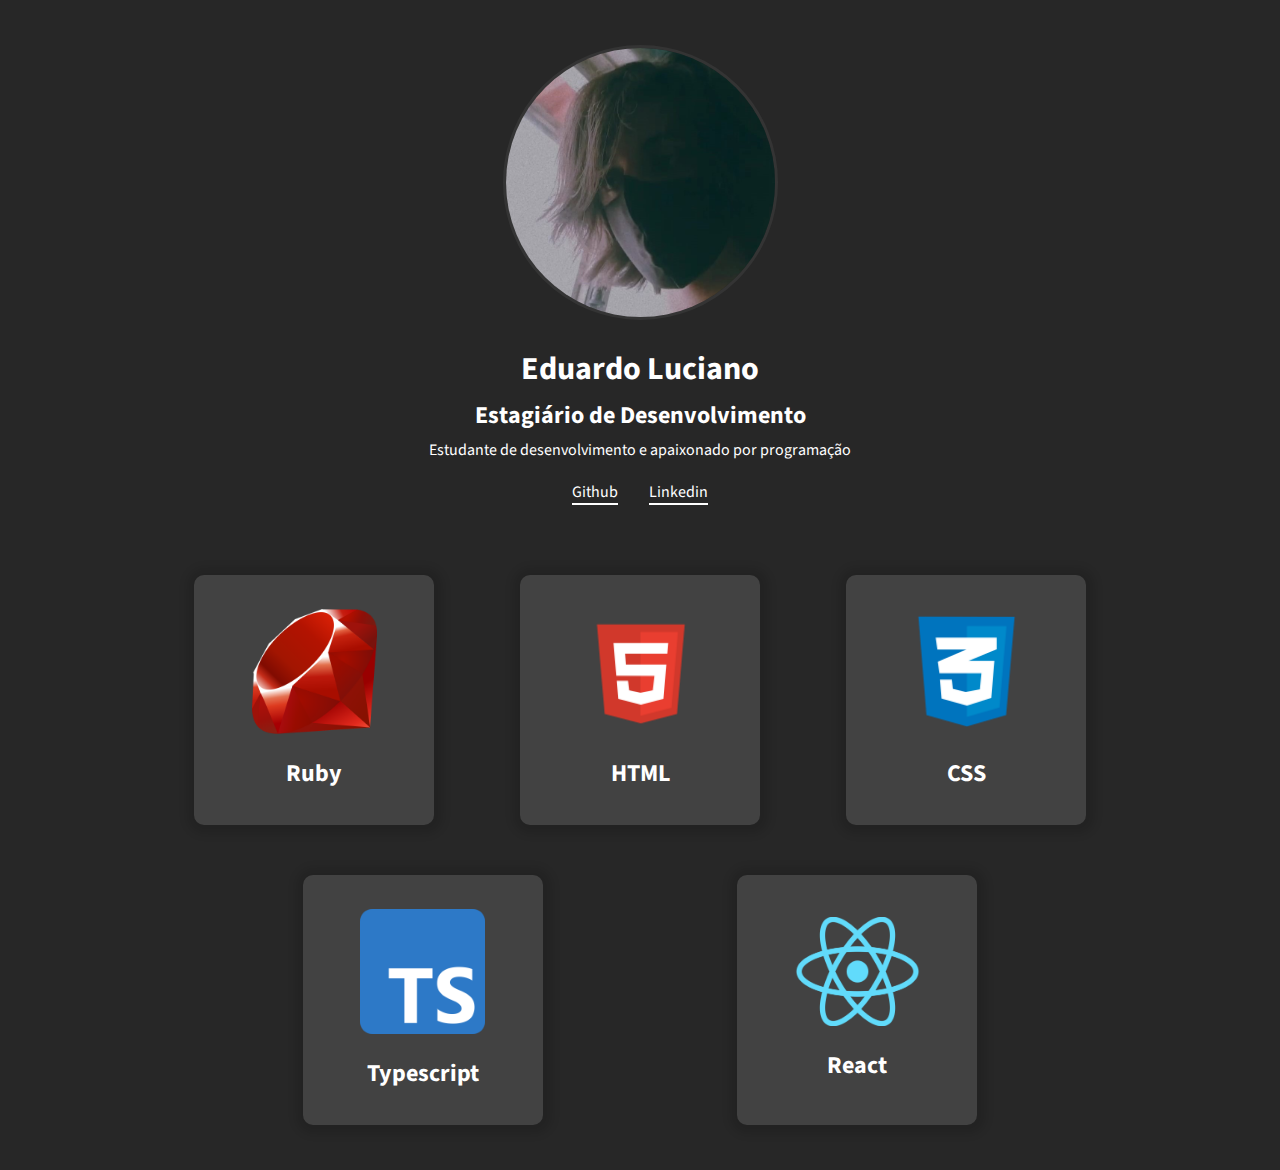
<file: index.html>
<!DOCTYPE html>
<html lang="pt-br">
<head>
  <meta charset="UTF-8">
  <meta http-equiv="X-UA-Compatible" content="IE=edge">
  <meta name="viewport" content="width=device-width, initial-scale=1.0">
  <link href="https://fonts.googleapis.com/css?family=Source+Sans+Pro:400,600" rel="stylesheet">
  <link rel="stylesheet" href="styles/style.css">
  <link rel="stylesheet" href="styles/card.css">
  <title>Meu portifólio</title>
</head>
<body>
  <div class="container">
    <img class="avatar-icon" src="./images/IMG-20220305-WA0063.jpg" alt="Imagem de avatar">
    <h1>Eduardo Luciano</h1>
    <h2>Estagiário de Desenvolvimento</h2>
    <p>Estudante de desenvolvimento e apaixonado por programação</p>
    
    <div class="links">
      <a href="https://github.com/EduardoJesusx" target="_blank">Github</a>
      <a href="https://www.linkedin.com/in/eduardo-silveira-66a687211/" target="_blank">Linkedin</a>
    </div>

    <div class="card-session">
      <section class="card">
        <div class="card-tumb">
          <img src="./images/640px-Ruby_logo.png" alt="Icone da tecnologia React">
        </div>
        <div class="card-content">
          <h2>Ruby</h2>
        </div>
      </section>
      <section class="card">
        <div class="card-tumb">
          <img src="./images/Other-html-5.png" alt="Icone da tecnologia React">
        </div>
        <div class="card-content">
          <h2>HTML</h2>
        </div>
      </section>
      <section class="card">
        <div class="card-tumb">
          <img src="./images/logo-css-3-2048.png" alt="Icone da tecnologia React">
        </div>
        <div class="card-content">
          <h2>CSS</h2>
        </div>
      </section>
      <section class="card">
        <div class="card-tumb">
          <img src="./images/Typescript_logo_2020.png" alt="Icone da tecnologia React">
        </div>
        <div class="card-content">
          <h2>Typescript</h2>
        </div>
      </section>
      <section class="card">
        <div class="card-tumb">
          <img src="./images/React-icon.png" alt="Icone da tecnologia React">
        </div>
        <div class="card-content">
          <h2>React</h2>
        </div>
      </section>
    </div>
  </div>
</body>
</html>
</file>
<file: styles/style.css>
*{
  padding: 0;
  margin: 0;
  box-sizing: border-box;
}
.container{
  color: white;
  margin: 5vh auto;
  display: flex;
  flex-direction: column;
  align-items: center;
  justify-content: center;
}

.avatar-icon{
  width: 275px;
  height: 275px;
  border-radius: 50%;
  border: 3px solid #343434;
  margin-bottom: 20px;
  transition:1.5s;
}

.avatar-icon:hover{
  transform:scale(1.1)
}

body{
  font-family: "Source Sans Pro";
  background: rgb(39, 39, 39);
}
h2,h1,p{
  margin-top:6px
}
.links {
  margin-top: 20px;
  display: flex;
  width: 200px;
  justify-content: space-evenly;
  z-index: 5;
}
.links a{
  color: #fff;
  text-decoration: none;
  border-bottom: 2px solid white;
  transition: 0.2s;
  z-index: 5;
}
a:hover{
  padding-bottom: 5px;
}
</file>
<file: styles/card.css>
.card-session{
    margin-top: 20px;
    width: 80vw;
    display:flex;
    flex-wrap: wrap;
    align-items: center;
    justify-content: space-evenly;
}
.card{
    margin-left: 20px;
    margin-right: 20px;
    margin-top: 50px;
    padding:20px;
    border-radius: 10px;
    background: rgba(255, 255, 255, 0.13);
    width: 240px;
    height:250px;
    display: flex;
    flex-direction: column;
    align-items: center;
    justify-content: center;
    transition:0.5s;
    box-shadow: 1px 1px 8px 8px #0000001f;
    z-index: 9;
}
.card:hover{
    box-shadow: 1px 1px 8px 8px #0000004f;
    background: rgba(255, 255, 255, 0.185);
    transform: translateY(-10px);
    transform:scale(1.05);
    z-index: 20;
}
.card-tumb img{
    width: 125px;
    padding-bottom: 10px;
}
.card-content{
    display: flex;
    flex-direction: column;
    align-items: center;
    justify-content:center;
    text-align: center;
}
</file>
